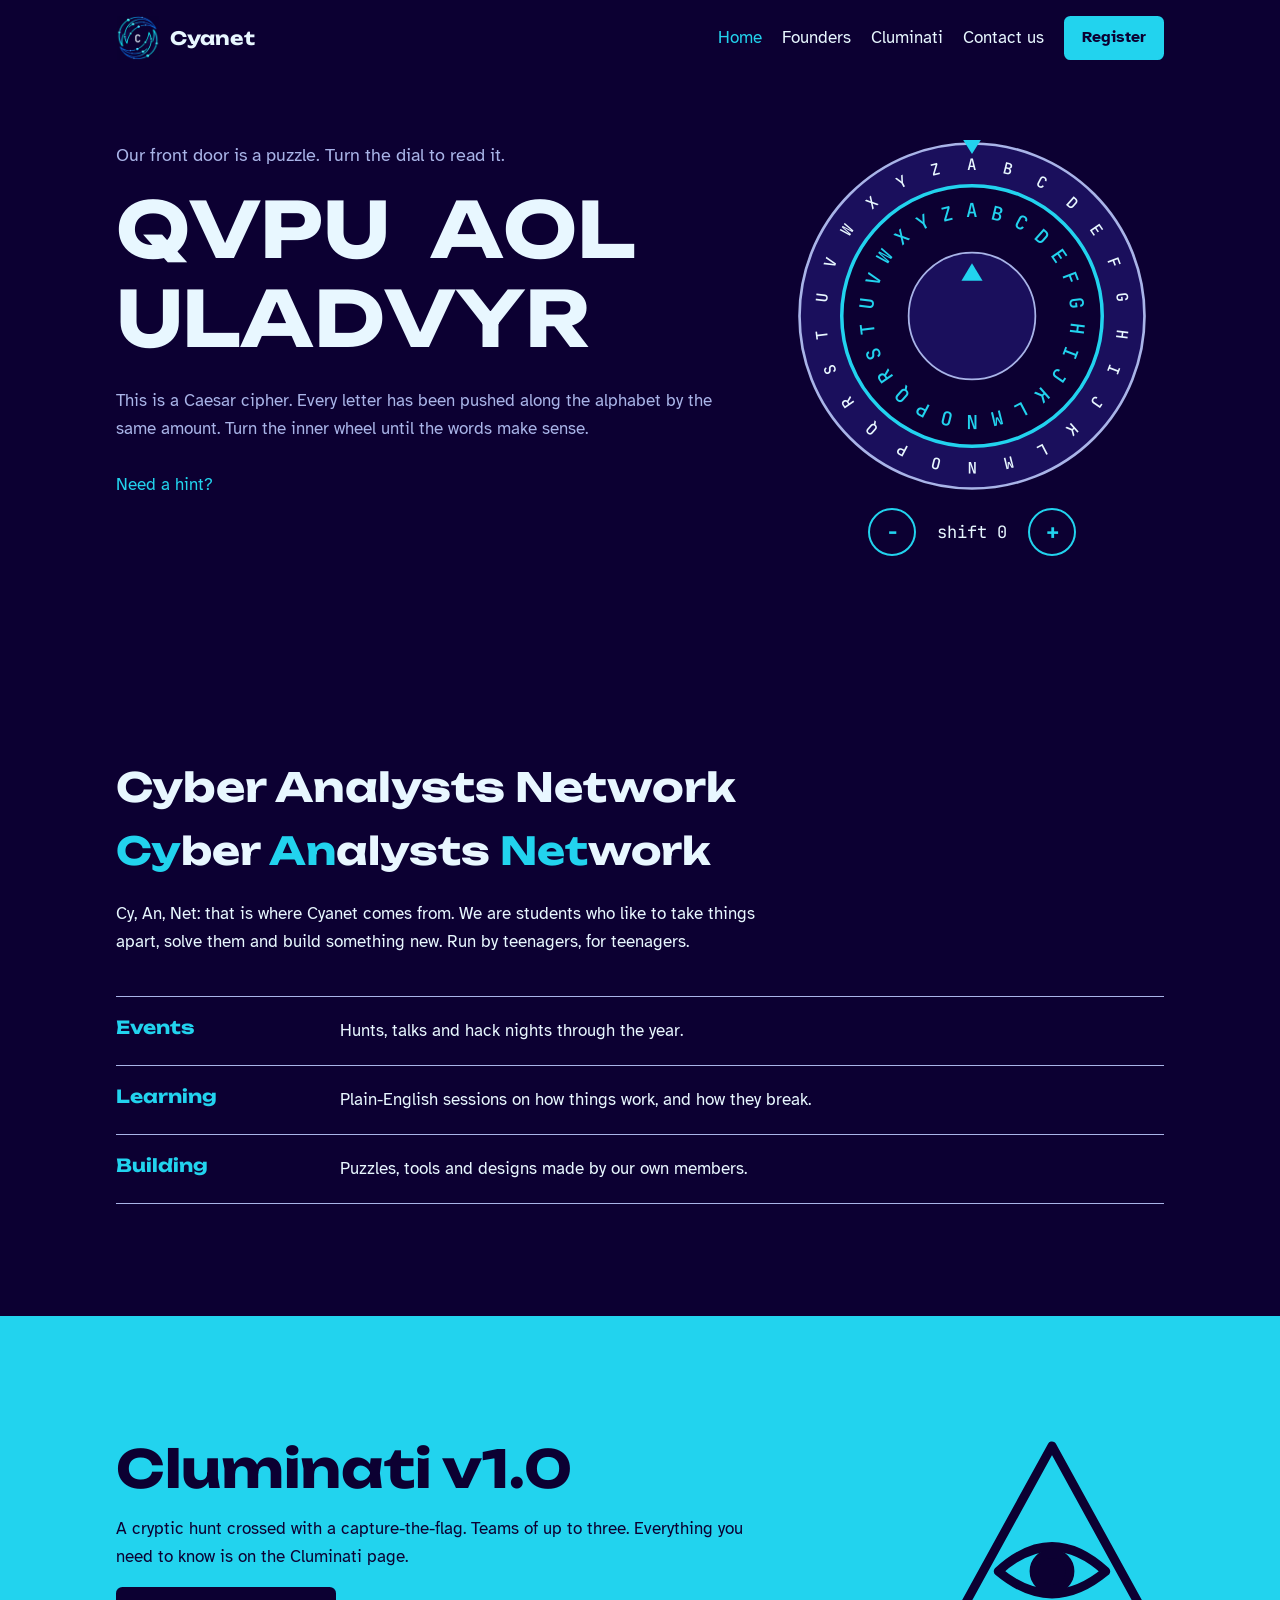
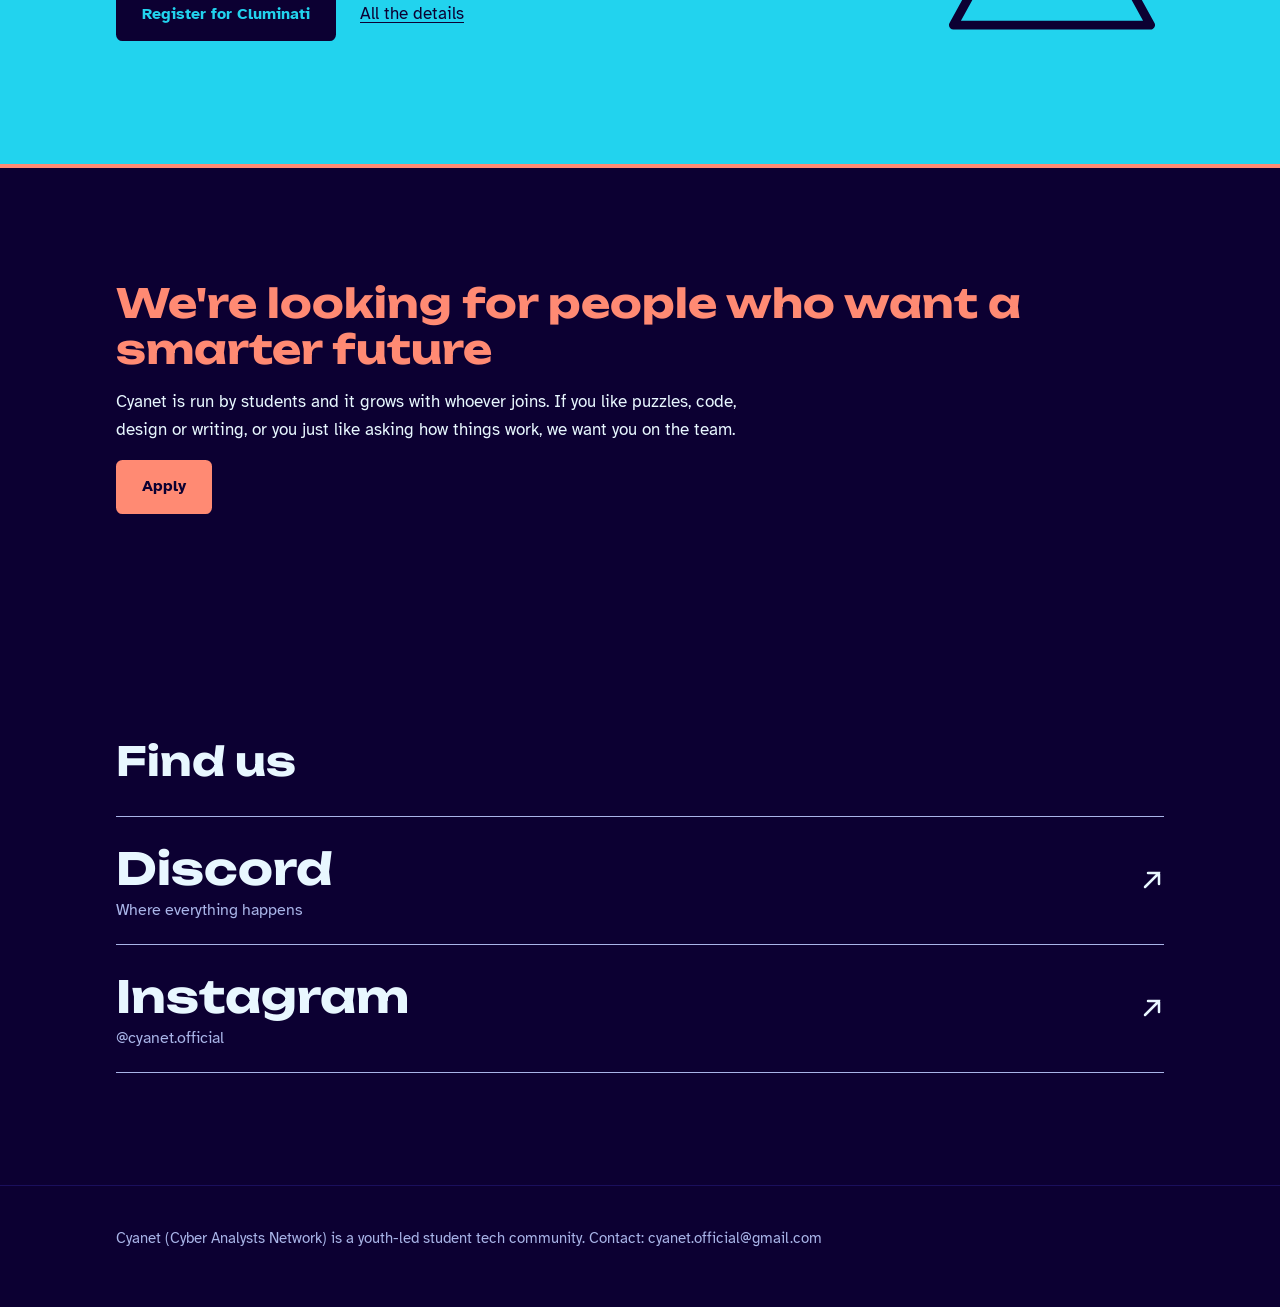
<file: index.html>
<!doctype html><html lang="en"><head><title>Cyanet: Cyber Analysts Network</title><meta name="description" content="A youth-led student tech community for people who like code, security, puzzles and design."><meta charset="utf-8"><meta name="viewport" content="width=device-width,initial-scale=1"><meta name="theme-color" content="#0C0032"><link rel="icon" href="img/favicon.png" type="image/png"><link rel="preconnect" href="https://fonts.googleapis.com"><link rel="preconnect" href="https://fonts.gstatic.com" crossorigin><link rel="stylesheet" href="https://fonts.googleapis.com/css2?family=Atkinson+Hyperlegible:wght@400;700&family=JetBrains+Mono:wght@500&family=Unbounded:wght@700&display=swap"><link rel="canonical" href="https://cyanet.org/"><link rel="stylesheet" href="css/style.css"></head><body>
<a class="skip" href="#main">Skip to content</a>
<header class="site-header"><div class="wrap"><a class="brand" href="index.html"><img src="img/logo.png" alt="" width="44" height="44">Cyanet</a>
<nav class="nav" aria-label="Main"><a href="index.html" aria-current="page">Home</a><a href="founders.html">Founders</a><a href="cluminati.html">Cluminati</a><a href="contact.html">Contact us</a><a class="btn nav-btn" href="register.html">Register</a></nav></div></header>
<main id="main">

<section class="hero" aria-labelledby="cipher-text"><div class="wrap">
<p class="hero-lead">Our front door is a puzzle. Turn the dial to read it.</p>
<h1 id="cipher-text" data-cipher="QVPU AOL ULADVYR" data-plain="JOIN THE NETWORK" data-shift="7">QVPU AOL ULADVYR</h1>
<noscript><p>Join the network. Turn on JavaScript to solve the puzzle, or go straight to <a href="https://discord.gg/86xDNhgKJ">our Discord</a>.</p></noscript>
<div class="puzzle">
 <div>
  <p class="muted">This is a Caesar cipher. Every letter has been pushed along the alphabet by the same amount. Turn the inner wheel until the words make sense.</p>
  <details class="hint"><summary>Need a hint?</summary><p>The shift is the number of days in a week.</p></details>
  <p id="status" class="sr-only" role="status"></p>
  <div id="cta" class="cta" hidden><a class="btn" href="https://discord.gg/86xDNhgKJ">Join our Discord</a></div>
 </div>
 <div class="dial-col">
  <div id="dial" class="dial" role="slider" tabindex="0" aria-label="Cipher shift" aria-valuemin="0" aria-valuemax="25" aria-valuenow="0" aria-valuetext="Shift 0 of 25"></div>
  <div class="dial-ctrl"><button type="button" id="minus" aria-label="Turn dial back one letter">&minus;</button><span class="readout" aria-hidden="true">shift <span id="shiftval">0</span></span><button type="button" id="plus" aria-label="Turn dial forward one letter">+</button></div>
 </div>
</div>
</div></section>

<section class="about" id="about" aria-labelledby="about-h"><div class="wrap">
<h2 id="about-h">Cyber Analysts Network</h2>
<p class="name" aria-label="Cy, An, Net"><mark>Cy</mark>ber <mark>An</mark>alysts <mark>Net</mark>work</p>
<p>Cy, An, Net: that is where Cyanet comes from. We are students who like to take things apart, solve them and build something new. Run by teenagers, for teenagers.</p>
<ul class="areas">
<li><h3>Events</h3><p>Hunts, talks and hack nights through the year.</p></li>
<li><h3>Learning</h3><p>Plain-English sessions on how things work, and how they break.</p></li>
<li><h3>Building</h3><p>Puzzles, tools and designs made by our own members.</p></li>
</ul>
</div></section>

<section class="clum" id="cluminati" aria-labelledby="clum-h"><div class="wrap grid">
<div>
<h2 id="clum-h">Cluminati v1.0</h2>
<p>A cryptic hunt crossed with a capture-the-flag. Teams of up to three. Everything you need to know is on the Cluminati page.</p>
<div class="actions"><a class="btn" href="register.html">Register for Cluminati</a><a href="cluminati.html">All the details</a></div>
</div>
<svg class="emblem" viewBox="0 0 100 100" fill="none" stroke="#0C0032" stroke-width="4" stroke-linejoin="round" stroke-linecap="round" role="img" aria-label="A triangle with an eye inside"><path d="M50 8 94 88H6Z"/><path d="M26 64Q50 42 74 64Q50 84 26 64Z"/><circle cx="50" cy="64" r="8" fill="#0C0032"/></svg>
</div></section>

<section class="hiring" id="hiring" aria-labelledby="hire-h"><div class="wrap">
<h2 id="hire-h">We're looking for people who want a smarter future</h2>
<p>Cyanet is run by students and it grows with whoever joins. If you like puzzles, code, design or writing, or you just like asking how things work, we want you on the team.</p>
<a class="btn" href="mailto:cyanet.official@gmail.com?subject=Joining%20Cyanet">Apply</a>
</div></section>

<section id="find-us" aria-labelledby="find-h"><div class="wrap">
<h2 id="find-h">Find us</h2>
<ul class="rows">
<li><a href="https://discord.gg/86xDNhgKJ"><span>Discord<small>Where everything happens</small></span><svg viewBox="0 0 24 24" fill="none" stroke-width="2.5" stroke-linecap="round" aria-hidden="true"><path d="M5 19 19 5M8 5h11v11"/></svg></a></li>
<li><a href="https://instagram.com/cyanet.official"><span>Instagram<small>@cyanet.official</small></span><svg viewBox="0 0 24 24" fill="none" stroke-width="2.5" stroke-linecap="round" aria-hidden="true"><path d="M5 19 19 5M8 5h11v11"/></svg></a></li>

</ul></div></section>
</main>
<footer><div class="wrap"><p>Cyanet (Cyber Analysts Network) is a youth-led student tech community. Contact: cyanet.official@gmail.com</p></div></footer>
<script src="js/cipher.js"></script></body></html>
</file>
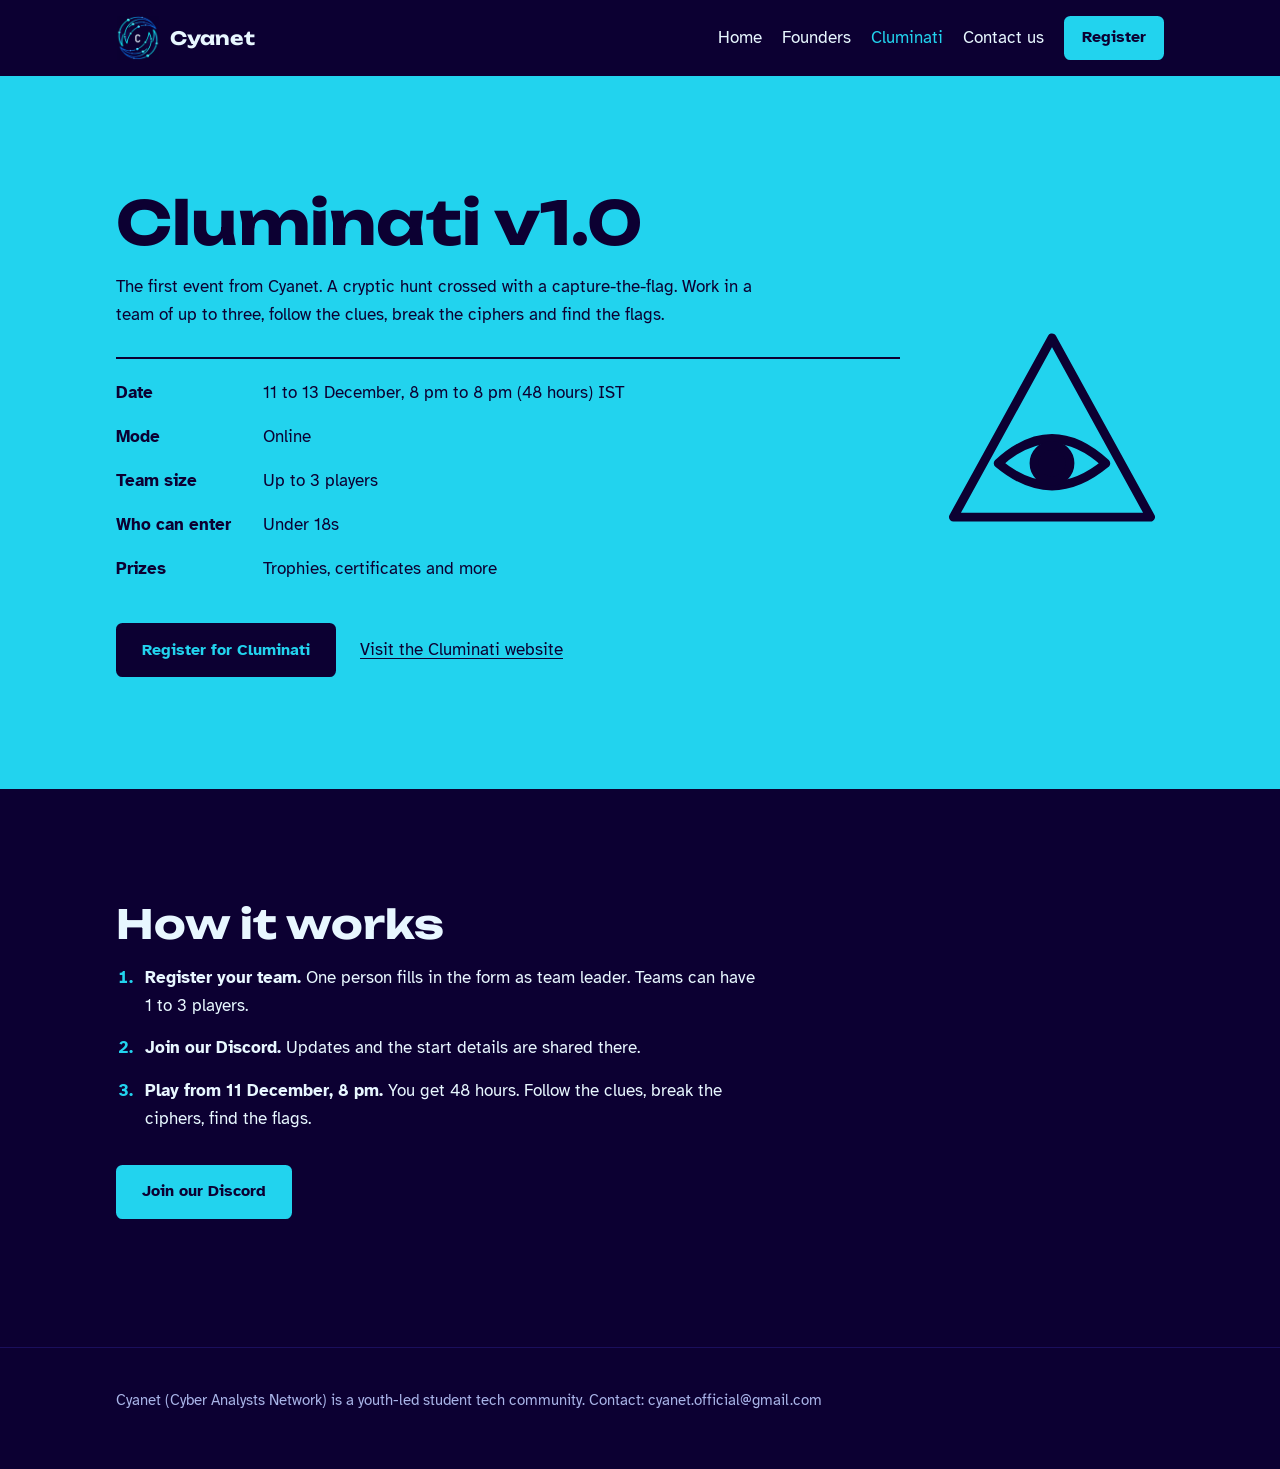
<file: cluminati.html>
<!doctype html><html lang="en"><head><title>Cluminati v1.0 | Cyanet</title><meta name="description" content="Cluminati v1.0: the first Cyanet cryptic hunt and capture-the-flag."><meta charset="utf-8"><meta name="viewport" content="width=device-width,initial-scale=1"><meta name="theme-color" content="#0C0032"><link rel="icon" href="img/favicon.png" type="image/png"><link rel="preconnect" href="https://fonts.googleapis.com"><link rel="preconnect" href="https://fonts.gstatic.com" crossorigin><link rel="stylesheet" href="https://fonts.googleapis.com/css2?family=Atkinson+Hyperlegible:wght@400;700&family=JetBrains+Mono:wght@500&family=Unbounded:wght@700&display=swap"><link rel="canonical" href="https://cyanet.org/cluminati.html"><link rel="stylesheet" href="css/style.css"></head></head><body>
<a class="skip" href="#main">Skip to content</a>
<header class="site-header"><div class="wrap"><a class="brand" href="index.html"><img src="img/logo.png" alt="" width="44" height="44">Cyanet</a>
<nav class="nav" aria-label="Main"><a href="index.html">Home</a><a href="founders.html">Founders</a><a href="cluminati.html" aria-current="page">Cluminati</a><a href="contact.html">Contact us</a><a class="btn nav-btn" href="register.html">Register</a></nav></div></header>
<main id="main">
<section class="clum" aria-labelledby="c-h"><div class="wrap grid"><div>
<h1 id="c-h" style="font-size:clamp(1.9rem,8vw,3.75rem)">Cluminati v1.0</h1>
<p>The first event from Cyanet. A cryptic hunt crossed with a capture-the-flag. Work in a team of up to three, follow the clues, break the ciphers and find the flags.</p>
<dl class="facts"><dt>Date</dt><dd>11 to 13 December, 8 pm to 8 pm (48 hours) IST</dd><dt>Mode</dt><dd>Online</dd><dt>Team size</dt><dd>Up to 3 players</dd><dt>Who can enter</dt><dd>Under 18s</dd><dt>Prizes</dt><dd>Trophies, certificates and more</dd></dl>
<div class="actions"><a class="btn" href="register.html">Register for Cluminati</a><a href="https://cluminati.xyz">Visit the Cluminati website</a></div>
</div>
<svg class="emblem" viewBox="0 0 100 100" fill="none" stroke="#0C0032" stroke-width="4" stroke-linejoin="round" stroke-linecap="round" role="img" aria-label="A triangle with an eye inside"><path d="M50 8 94 88H6Z"/><path d="M26 64Q50 42 74 64Q50 84 26 64Z"/><circle cx="50" cy="64" r="8" fill="#0C0032"/></svg>
</div></section>
<section><div class="wrap"><h2>How it works</h2>
<ol class="steps"><li><strong>Register your team.</strong> One person fills in the form as team leader. Teams can have 1 to 3 players.</li><li><strong>Join our Discord.</strong> Updates and the start details are shared there.</li><li><strong>Play from 11 December, 8 pm.</strong> You get 48 hours. Follow the clues, break the ciphers, find the flags.</li></ol>
<p style="margin-top:2rem"><a class="btn" href="https://discord.gg/86xDNhgKJ">Join our Discord</a></p></div></section></main>
<footer><div class="wrap"><p>Cyanet (Cyber Analysts Network) is a youth-led student tech community. Contact: cyanet.official@gmail.com</p></div></footer></body></html>
</file>
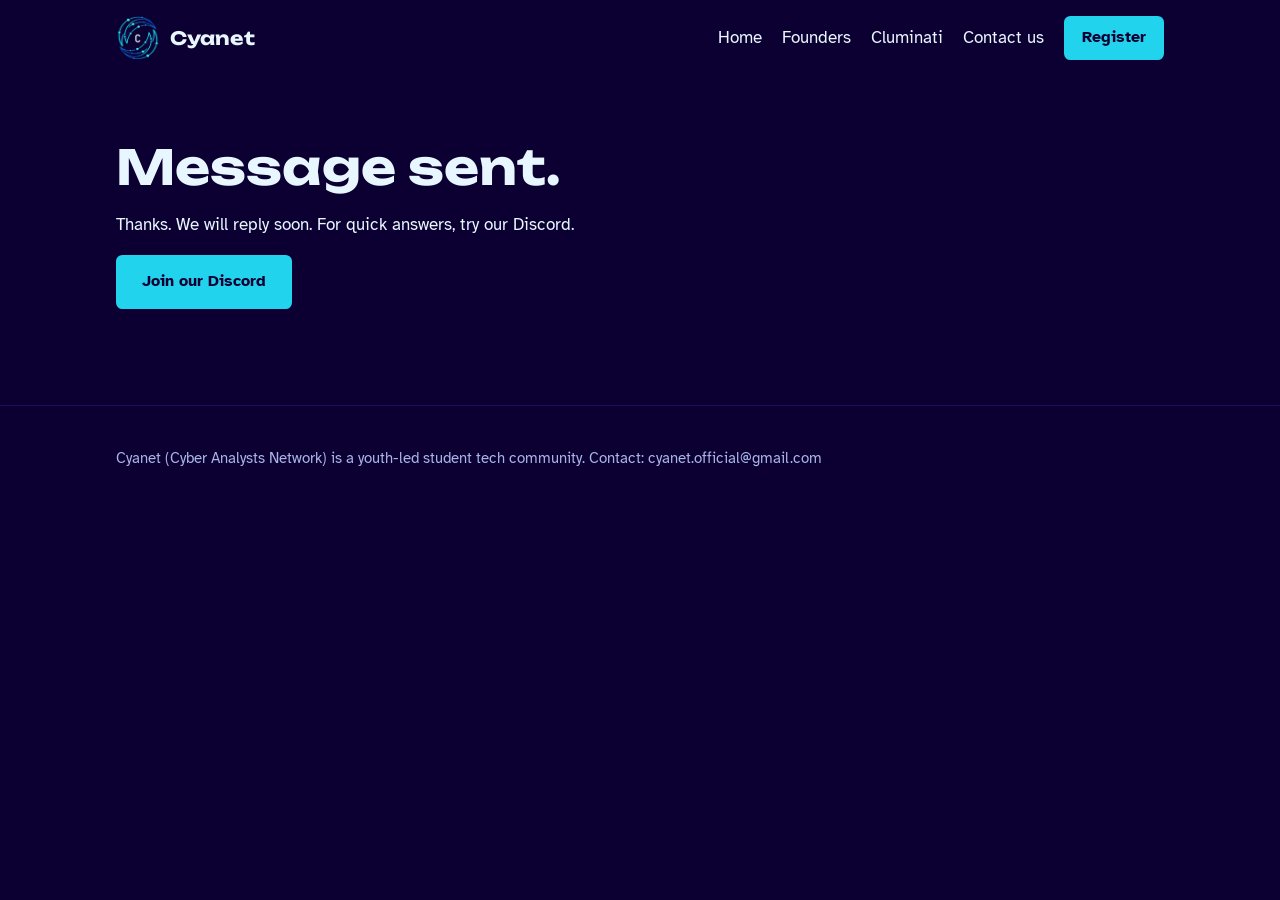
<file: contact-sent.html>
<!doctype html><html lang="en"><head><title>Message sent | Cyanet</title><meta name="description" content="We got your message."><meta charset="utf-8"><meta name="viewport" content="width=device-width,initial-scale=1"><meta name="theme-color" content="#0C0032"><link rel="icon" href="img/favicon.png" type="image/png"><link rel="preconnect" href="https://fonts.googleapis.com"><link rel="preconnect" href="https://fonts.gstatic.com" crossorigin><link rel="stylesheet" href="https://fonts.googleapis.com/css2?family=Atkinson+Hyperlegible:wght@400;700&family=JetBrains+Mono:wght@500&family=Unbounded:wght@700&display=swap"><link rel="canonical" href="https://cyanet.org/contact-sent.html"><link rel="stylesheet" href="css/style.css"></head></head><body>
<a class="skip" href="#main">Skip to content</a>
<header class="site-header"><div class="wrap"><a class="brand" href="index.html"><img src="img/logo.png" alt="" width="44" height="44">Cyanet</a>
<nav class="nav" aria-label="Main"><a href="index.html">Home</a><a href="founders.html">Founders</a><a href="cluminati.html">Cluminati</a><a href="contact.html">Contact us</a><a class="btn nav-btn" href="register.html">Register</a></nav></div></header>
<main id="main"><div class="page"><div class="wrap"><h1>Message sent.</h1><p>Thanks. We will reply soon. For quick answers, try our Discord.</p><p><a class="btn" href="https://discord.gg/86xDNhgKJ">Join our Discord</a></p></div></div></main>
<footer><div class="wrap"><p>Cyanet (Cyber Analysts Network) is a youth-led student tech community. Contact: cyanet.official@gmail.com</p></div></footer></body></html>
</file>
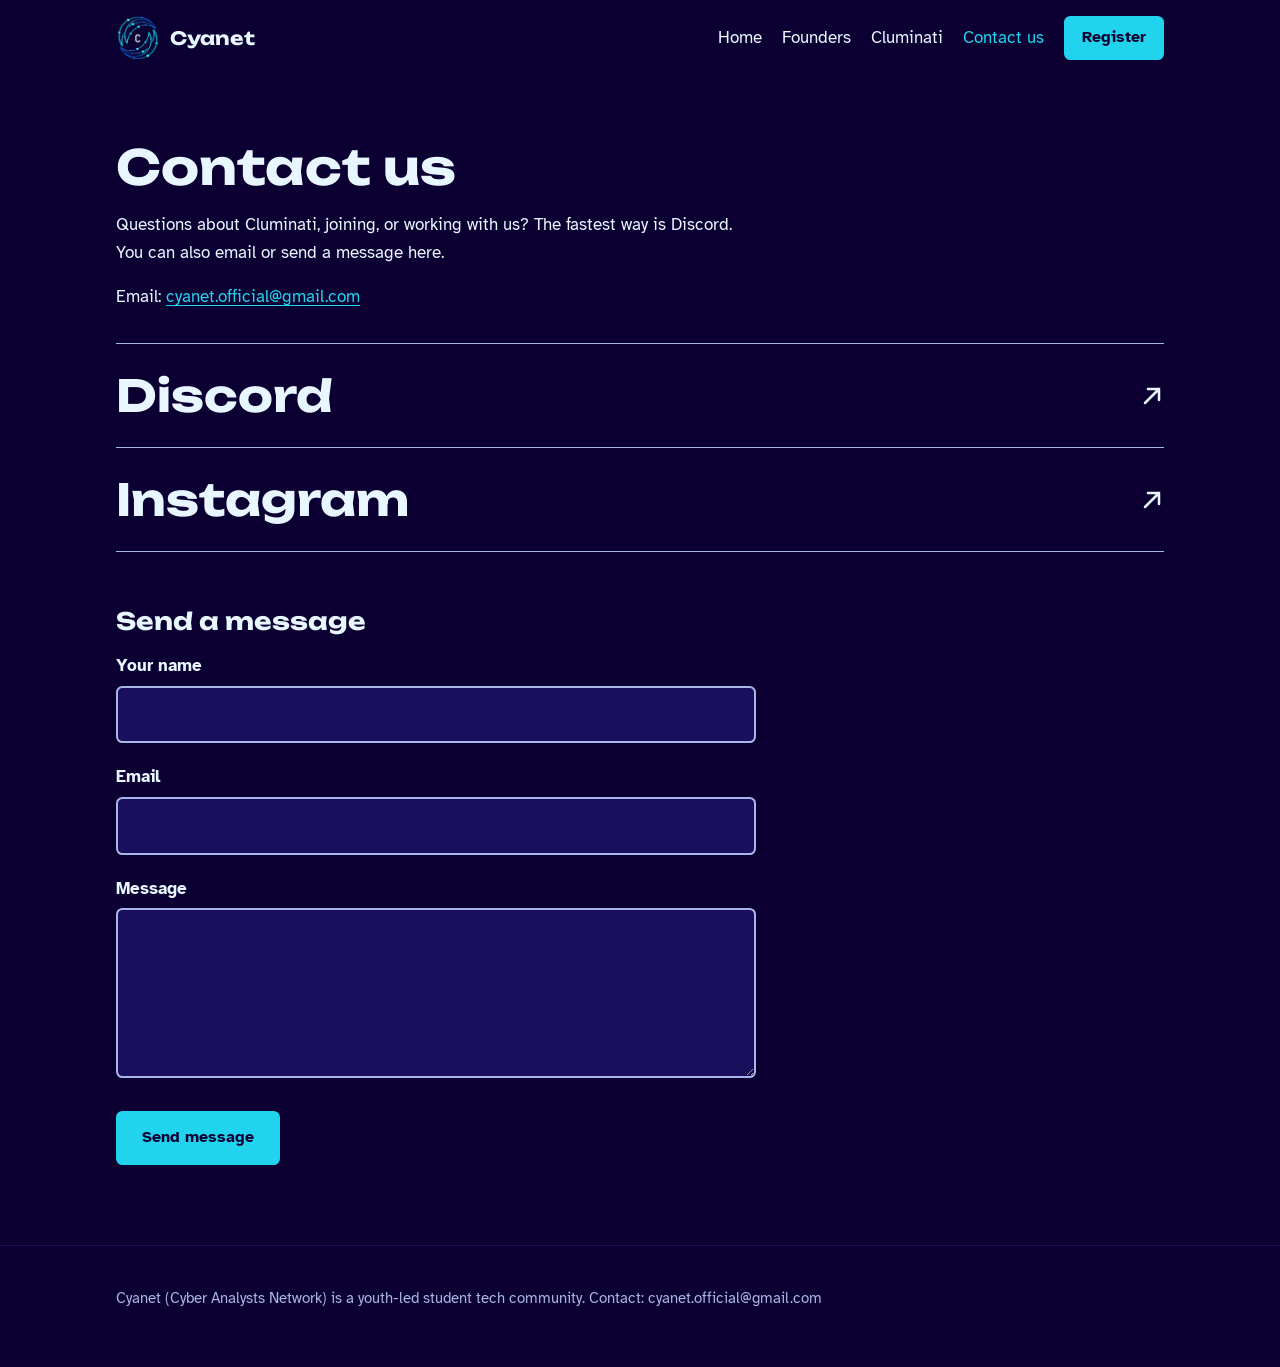
<file: contact.html>
<!doctype html><html lang="en"><head><title>Contact us | Cyanet</title><meta name="description" content="Get in touch with Cyanet."><meta charset="utf-8"><meta name="viewport" content="width=device-width,initial-scale=1"><meta name="theme-color" content="#0C0032"><link rel="icon" href="img/favicon.png" type="image/png"><link rel="preconnect" href="https://fonts.googleapis.com"><link rel="preconnect" href="https://fonts.gstatic.com" crossorigin><link rel="stylesheet" href="https://fonts.googleapis.com/css2?family=Atkinson+Hyperlegible:wght@400;700&family=JetBrains+Mono:wght@500&family=Unbounded:wght@700&display=swap"><link rel="canonical" href="https://cyanet.org/contact.html"><link rel="stylesheet" href="css/style.css"></head></head><body>
<a class="skip" href="#main">Skip to content</a>
<header class="site-header"><div class="wrap"><a class="brand" href="index.html"><img src="img/logo.png" alt="" width="44" height="44">Cyanet</a>
<nav class="nav" aria-label="Main"><a href="index.html">Home</a><a href="founders.html">Founders</a><a href="cluminati.html">Cluminati</a><a href="contact.html" aria-current="page">Contact us</a><a class="btn nav-btn" href="register.html">Register</a></nav></div></header>
<main id="main">
<div class="page"><div class="wrap"><h1>Contact us</h1>
<p>Questions about Cluminati, joining, or working with us? The fastest way is Discord. You can also email or send a message here.</p>
<p>Email: <a href="mailto:cyanet.official@gmail.com">cyanet.official@gmail.com</a></p>
<ul class="rows"><li><a href="https://discord.gg/86xDNhgKJ"><span>Discord</span><svg viewBox="0 0 24 24" fill="none" stroke-width="2.5" stroke-linecap="round" aria-hidden="true"><path d="M5 19 19 5M8 5h11v11"/></svg></a></li><li><a href="https://instagram.com/cyanet.official"><span>Instagram</span><svg viewBox="0 0 24 24" fill="none" stroke-width="2.5" stroke-linecap="round" aria-hidden="true"><path d="M5 19 19 5M8 5h11v11"/></svg></a></li></ul>
<h2 style="margin-top:3.5rem;font-size:1.5rem">Send a message</h2>
<div id="summary" class="summary" role="alert" tabindex="-1" hidden><h2>Please fix these first</h2><ul id="summary-list"></ul></div>
<form id="reg" name="contact" method="POST" action="contact-sent.html" data-netlify="true" data-netlify-honeypot="bot-field" data-netlify-recaptcha="true">
<input type="hidden" name="form-name" value="contact"><p class="hp" aria-hidden="true"><label>Leave this empty <input name="bot-field" tabindex="-1" autocomplete="off"></label></p>
<div class="field"><label for="c-name">Your name</label><input type="text" id="c-name" name="name" required maxlength="80" autocomplete="name" data-msg="Enter your name."><p class="err" id="c-name-err"></p></div>
<div class="field"><label for="c-email">Email</label><input type="email" id="c-email" name="email" required autocomplete="email" data-msg="Enter an email address like name@example.com."><p class="err" id="c-email-err"></p></div>
<div class="field"><label for="c-msg">Message</label><textarea id="c-msg" name="message" rows="5" required maxlength="2000" data-msg="Write a short message."></textarea><p class="err" id="c-msg-err"></p></div>
<div data-netlify-recaptcha="true" style="margin:1.5rem 0"></div><button class="btn" type="submit">Send message</button></form>
</div></div></main>
<footer><div class="wrap"><p>Cyanet (Cyber Analysts Network) is a youth-led student tech community. Contact: cyanet.official@gmail.com</p></div></footer><script src="js/register.js"></script></body></html>
</file>
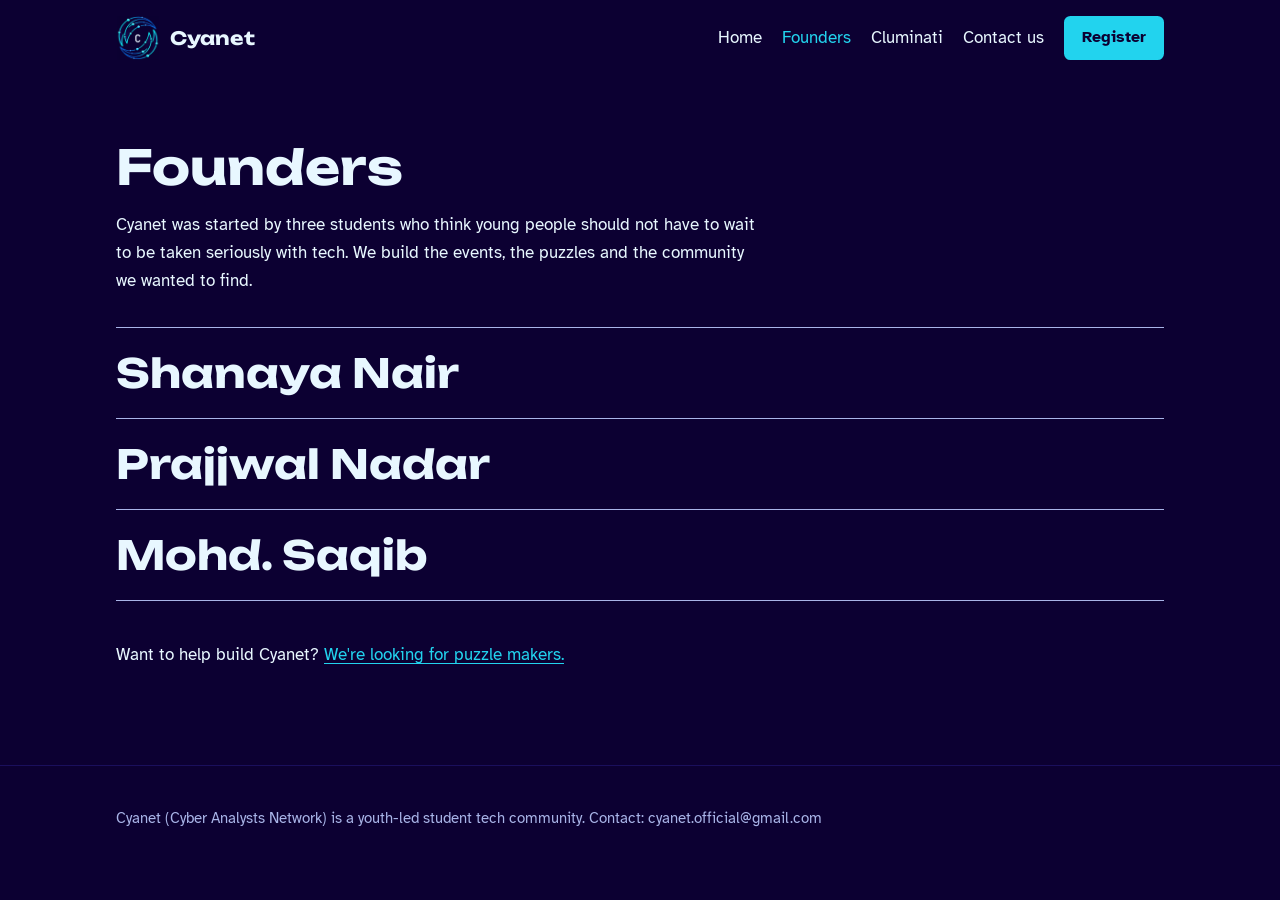
<file: founders.html>
<!doctype html><html lang="en"><head><title>Founders | Cyanet</title><meta name="description" content="Meet the students who started Cyanet."><meta charset="utf-8"><meta name="viewport" content="width=device-width,initial-scale=1"><meta name="theme-color" content="#0C0032"><link rel="icon" href="img/favicon.png" type="image/png"><link rel="preconnect" href="https://fonts.googleapis.com"><link rel="preconnect" href="https://fonts.gstatic.com" crossorigin><link rel="stylesheet" href="https://fonts.googleapis.com/css2?family=Atkinson+Hyperlegible:wght@400;700&family=JetBrains+Mono:wght@500&family=Unbounded:wght@700&display=swap"><link rel="canonical" href="https://cyanet.org/founders.html"><link rel="stylesheet" href="css/style.css"></head></head><body>
<a class="skip" href="#main">Skip to content</a>
<header class="site-header"><div class="wrap"><a class="brand" href="index.html"><img src="img/logo.png" alt="" width="44" height="44">Cyanet</a>
<nav class="nav" aria-label="Main"><a href="index.html">Home</a><a href="founders.html" aria-current="page">Founders</a><a href="cluminati.html">Cluminati</a><a href="contact.html">Contact us</a><a class="btn nav-btn" href="register.html">Register</a></nav></div></header>
<main id="main">
<div class="page"><div class="wrap"><h1>Founders</h1>
<p>Cyanet was started by three students who think young people should not have to wait to be taken seriously with tech. We build the events, the puzzles and the community we wanted to find.</p>
<ul class="rows names"><li><span>Shanaya Nair</span></li><li><span>Prajjwal Nadar</span></li><li><span>Mohd. Saqib</span></li></ul>
<p style="margin-top:2.5rem">Want to help build Cyanet? <a href="index.html#hiring">We're looking for puzzle makers.</a></p>
</div></div></main>
<footer><div class="wrap"><p>Cyanet (Cyber Analysts Network) is a youth-led student tech community. Contact: cyanet.official@gmail.com</p></div></footer></body></html>
</file>
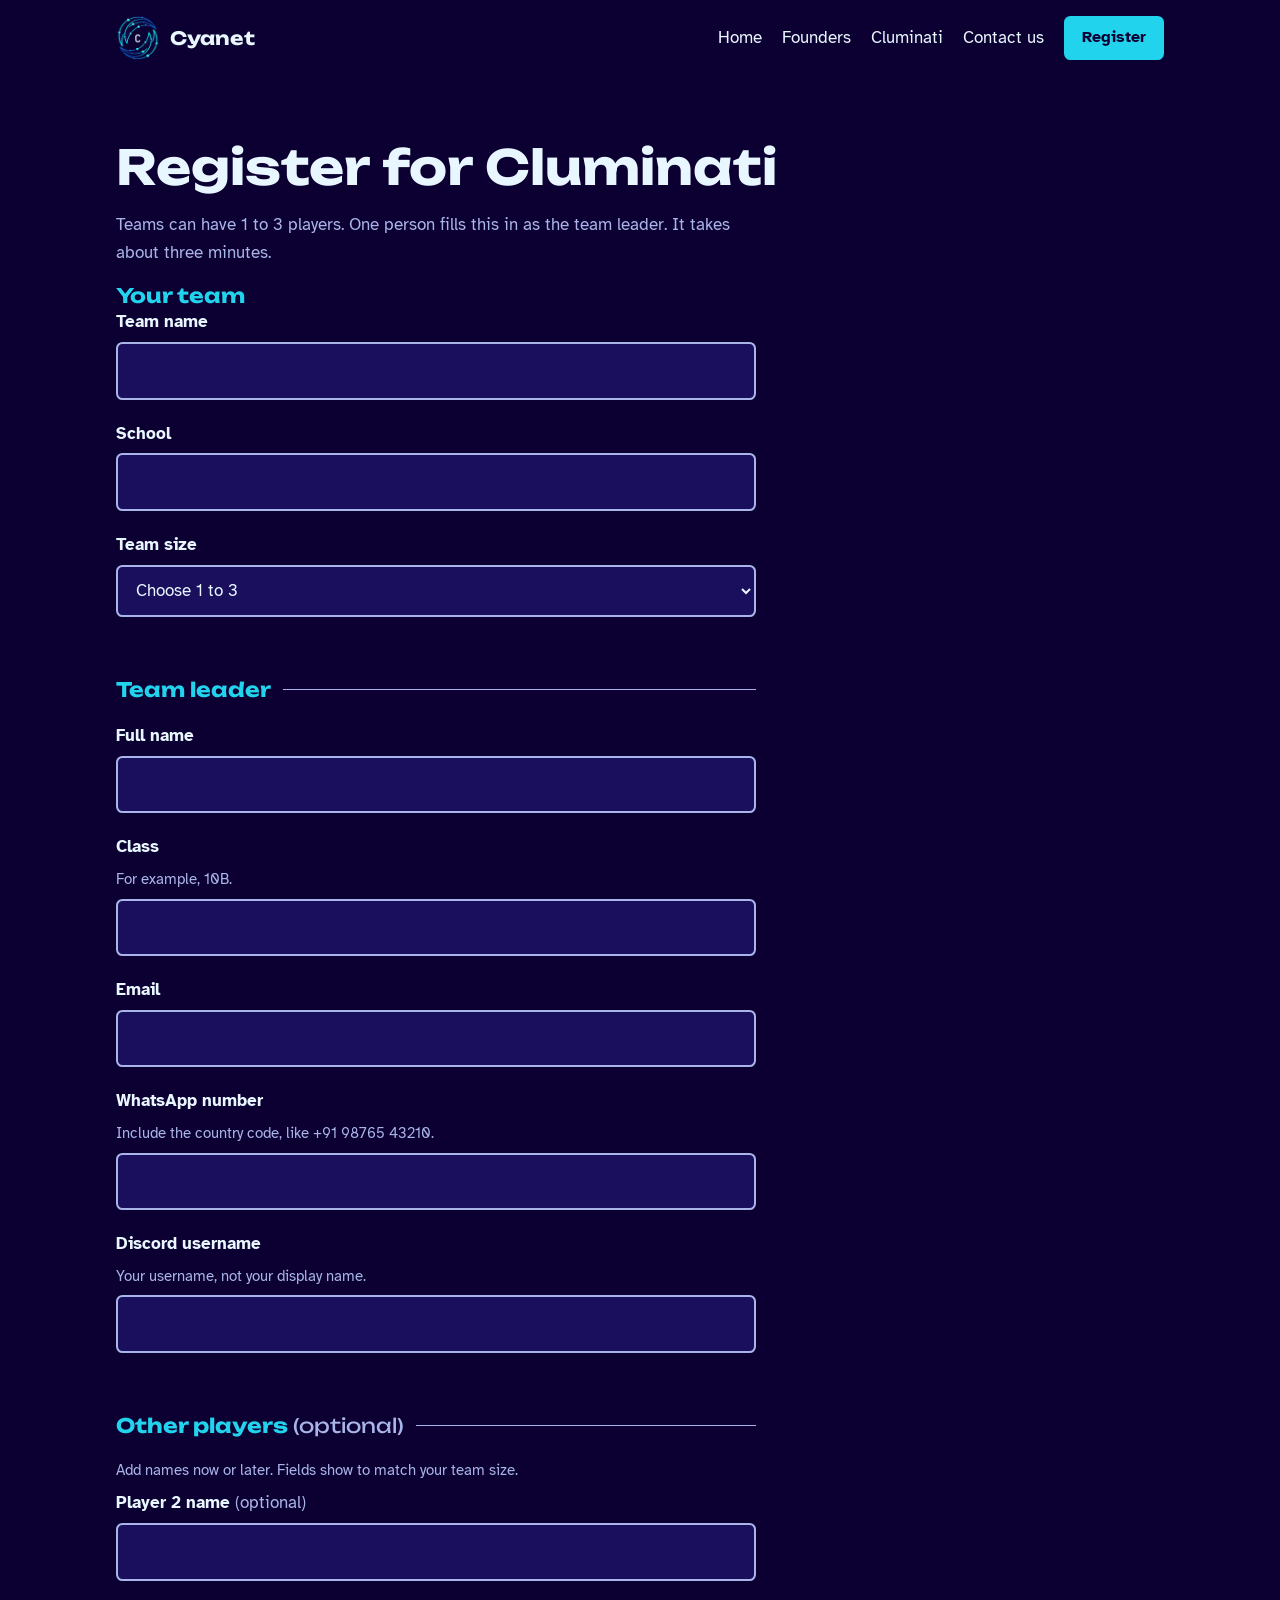
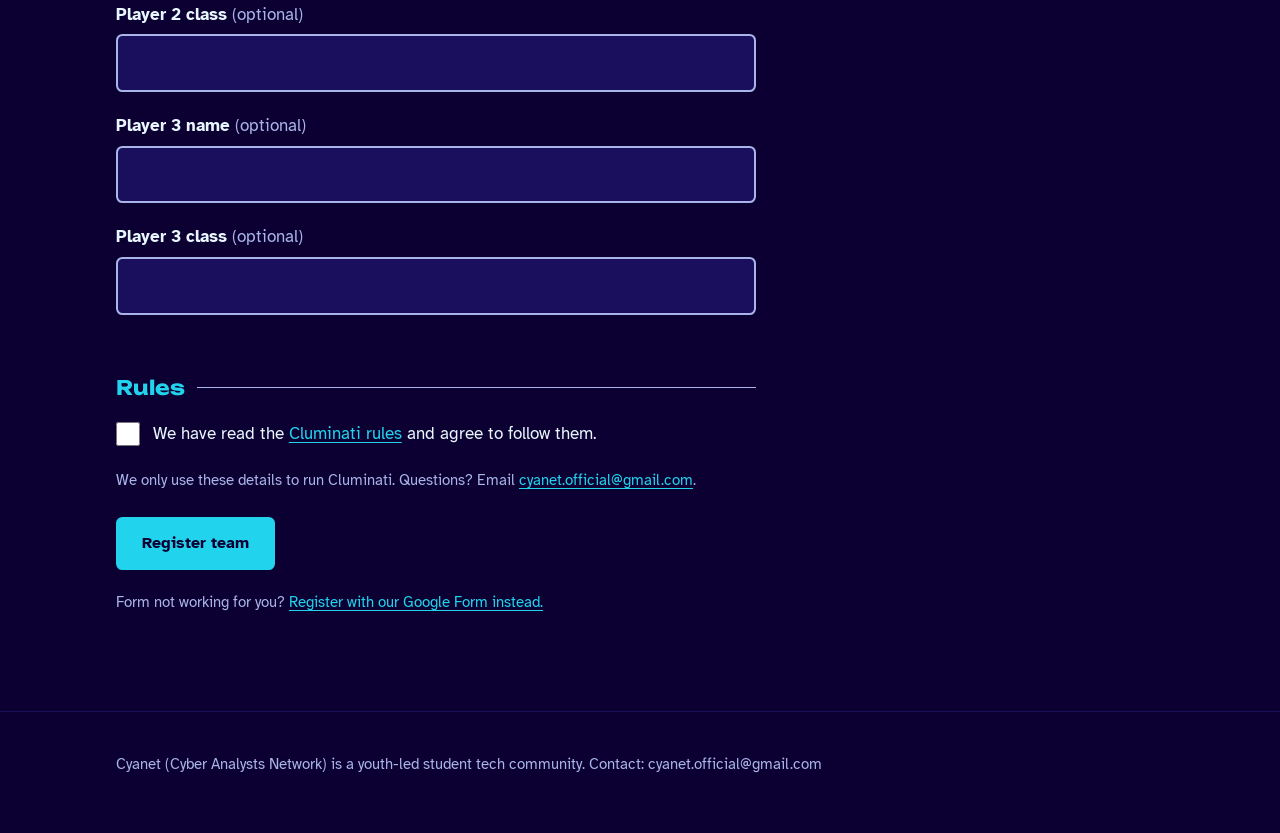
<file: register.html>
<!doctype html><html lang="en"><head><title>Register for Cluminati | Cyanet</title><meta name="description" content="Register your team for Cluminati v1.0."><meta charset="utf-8"><meta name="viewport" content="width=device-width,initial-scale=1"><meta name="theme-color" content="#0C0032"><link rel="icon" href="img/favicon.png" type="image/png"><link rel="preconnect" href="https://fonts.googleapis.com"><link rel="preconnect" href="https://fonts.gstatic.com" crossorigin><link rel="stylesheet" href="https://fonts.googleapis.com/css2?family=Atkinson+Hyperlegible:wght@400;700&family=JetBrains+Mono:wght@500&family=Unbounded:wght@700&display=swap"><link rel="canonical" href="https://cyanet.org/register.html"><link rel="stylesheet" href="css/style.css"></head><body>
<a class="skip" href="#main">Skip to content</a>
<header class="site-header"><div class="wrap"><a class="brand" href="index.html"><img src="img/logo.png" alt="" width="44" height="44">Cyanet</a>
<nav class="nav" aria-label="Main"><a href="index.html">Home</a><a href="founders.html">Founders</a><a href="cluminati.html">Cluminati</a><a href="contact.html">Contact us</a><a class="btn nav-btn" href="register.html">Register</a></nav></div></header>
<main id="main" class="page"><div class="wrap">
<h1>Register for Cluminati</h1>
<p class="muted">Teams can have 1 to 3 players. One person fills this in as the team leader. It takes about three minutes.</p>

<div id="summary" class="summary" role="alert" tabindex="-1" hidden><h2>Please fix these first</h2><ul id="summary-list"></ul></div>

<form id="reg" name="cluminati-registration" method="POST" action="thank-you.html" data-netlify="true" data-netlify-honeypot="bot-field" data-netlify-recaptcha="true">
<input type="hidden" name="form-name" value="cluminati-registration">
<p class="hp" aria-hidden="true"><label>Leave this empty <input name="bot-field" tabindex="-1" autocomplete="off"></label></p>

<fieldset style="border-top:0;margin-top:0;padding-top:0"><legend>Your team</legend>
<div class="field"><label for="team-name">Team name</label><input type="text" id="team-name" name="team-name" required maxlength="60" autocomplete="off" data-msg="Enter a team name."><p class="err" id="team-name-err"></p></div>
<div class="field"><label for="school">School</label><input type="text" id="school" name="school" required maxlength="100" autocomplete="organization" data-msg="Enter your school's name."><p class="err" id="school-err"></p></div>
<div class="field"><label for="team-size">Team size</label><select id="team-size" name="team-size" required data-msg="Choose how many players are in your team."><option value="">Choose 1 to 3</option><option>1</option><option>2</option><option>3</option></select><p class="err" id="team-size-err"></p></div>
</fieldset>

<fieldset><legend>Team leader</legend>
<div class="field"><label for="leader-name">Full name</label><input type="text" id="leader-name" name="leader-name" required maxlength="80" autocomplete="name" data-msg="Enter the leader's full name."><p class="err" id="leader-name-err"></p></div>
<div class="field"><label for="leader-class">Class</label><p class="help" id="leader-class-h">For example, 10B.</p><input type="text" id="leader-class" name="leader-class" required maxlength="20" aria-describedby="leader-class-h" data-msg="Enter the leader's class."><p class="err" id="leader-class-err"></p></div>
<div class="field"><label for="leader-email">Email</label><input type="email" id="leader-email" name="leader-email" required autocomplete="email" data-msg="Enter an email address like name@example.com."><p class="err" id="leader-email-err"></p></div>
<div class="field"><label for="leader-whatsapp">WhatsApp number</label><p class="help" id="wa-h">Include the country code, like +91 98765 43210.</p><input type="tel" id="leader-whatsapp" name="leader-whatsapp" required inputmode="tel" autocomplete="tel" aria-describedby="wa-h" data-msg="Enter a WhatsApp number with 8 to 15 digits, including the country code."><p class="err" id="leader-whatsapp-err"></p></div>
<div class="field"><label for="leader-discord">Discord username</label><p class="help" id="dc-h">Your username, not your display name.</p><input type="text" id="leader-discord" name="leader-discord" required maxlength="32" autocomplete="off" aria-describedby="dc-h" data-msg="Enter your Discord username (2 to 32 characters)."><p class="err" id="leader-discord-err"></p></div>
</fieldset>

<fieldset id="players"><legend>Other players <span class="opt">(optional)</span></legend>
<p class="help">Add names now or later. Fields show to match your team size.</p>
<div class="pl" data-n="2"><div class="field"><label for="p2-name">Player 2 name <span class="opt">(optional)</span></label><input type="text" id="p2-name" name="player2-name" maxlength="80"></div><div class="field"><label for="p2-class">Player 2 class <span class="opt">(optional)</span></label><input type="text" id="p2-class" name="player2-class" maxlength="20"></div></div>
<div class="pl" data-n="3"><div class="field"><label for="p3-name">Player 3 name <span class="opt">(optional)</span></label><input type="text" id="p3-name" name="player3-name" maxlength="80"></div><div class="field"><label for="p3-class">Player 3 class <span class="opt">(optional)</span></label><input type="text" id="p3-class" name="player3-class" maxlength="20"></div></div>
</fieldset>

<fieldset><legend>Rules</legend>
<div class="field"><div class="check"><input type="checkbox" id="rules" name="agree-rules" value="yes" required data-msg="Tick the box to say you agree to the rules."><label for="rules">We have read the <a href="rules.html">Cluminati rules</a> and agree to follow them.</label></div><p class="err" id="rules-err"></p></div>
<p class="note">We only use these details to run Cluminati. Questions? Email <a href="mailto:cyanet.official@gmail.com">cyanet.official@gmail.com</a>.</p>
<div data-netlify-recaptcha="true" style="margin:1.5rem 0"></div>
<button class="btn" type="submit">Register team</button>
<p class="note" style="margin-top:1.25rem">Form not working for you? <a href="https://forms.gle/ZsAYGsfenrPXU1bo9">Register with our Google Form instead.</a></p>
</fieldset>
</form>
</div></main>
<footer><div class="wrap"><p>Cyanet (Cyber Analysts Network) is a youth-led student tech community. Contact: cyanet.official@gmail.com</p></div></footer>
<script src="js/google-form.js"></script><script src="js/register.js"></script></body></html>
</file>
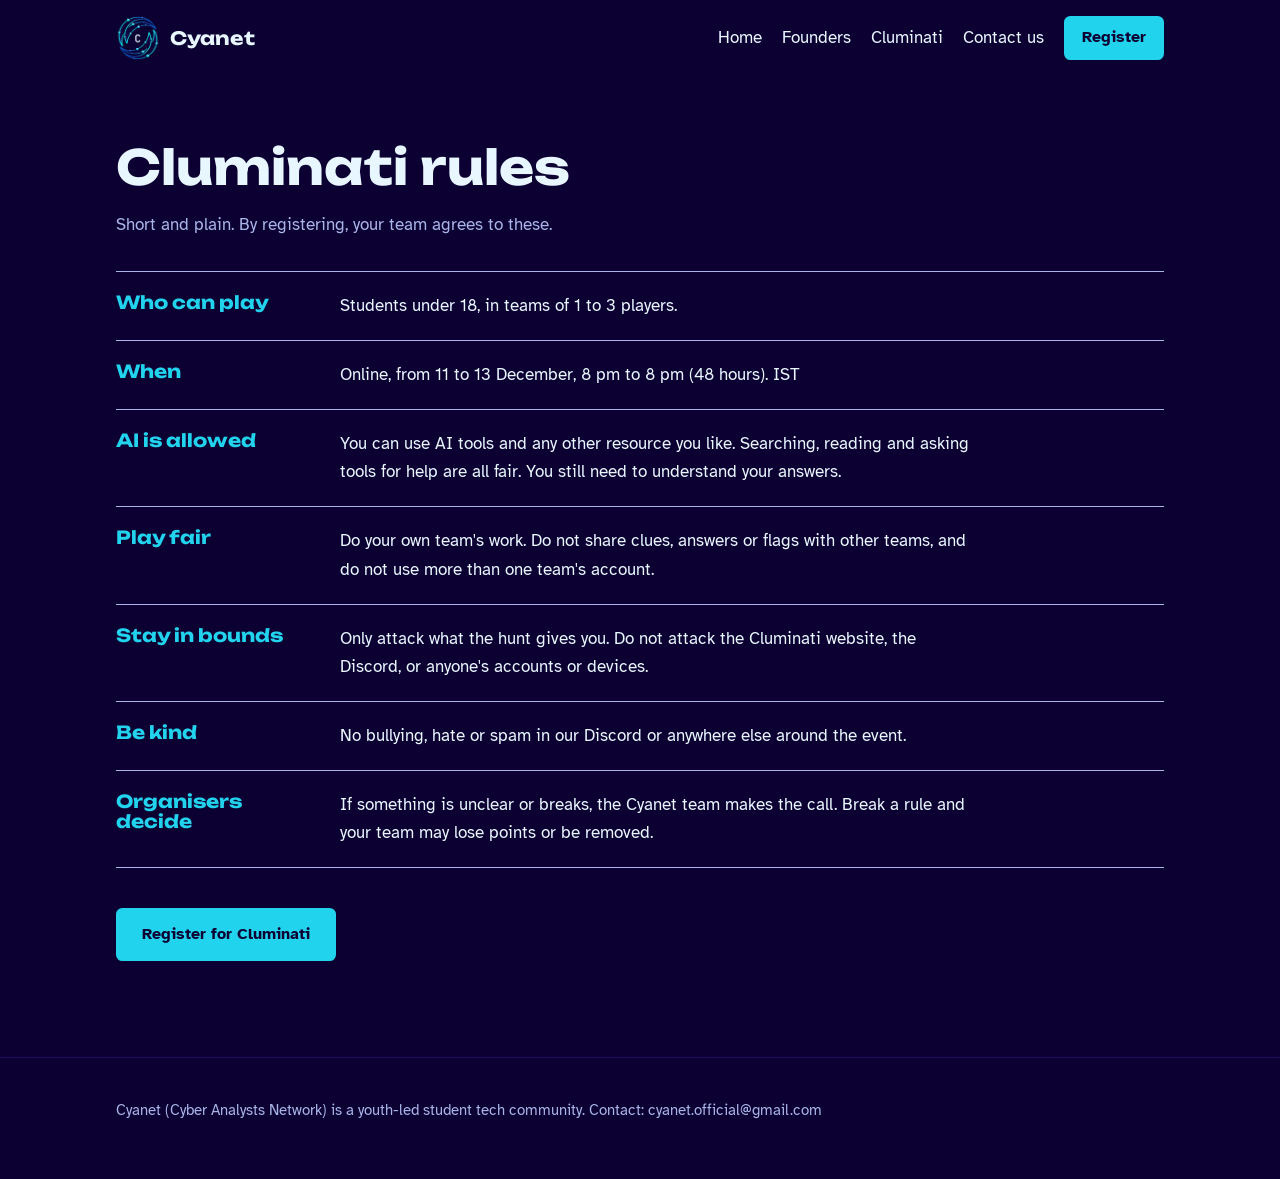
<file: rules.html>
<!doctype html><html lang="en"><head><title>Cluminati rules | Cyanet</title><meta name="description" content="The rules for Cluminati v1.0."><meta charset="utf-8"><meta name="viewport" content="width=device-width,initial-scale=1"><meta name="theme-color" content="#0C0032"><link rel="icon" href="img/favicon.png" type="image/png"><link rel="preconnect" href="https://fonts.googleapis.com"><link rel="preconnect" href="https://fonts.gstatic.com" crossorigin><link rel="stylesheet" href="https://fonts.googleapis.com/css2?family=Atkinson+Hyperlegible:wght@400;700&family=JetBrains+Mono:wght@500&family=Unbounded:wght@700&display=swap"><link rel="canonical" href="https://cyanet.org/rules.html"><link rel="stylesheet" href="css/style.css"></head><body>
<a class="skip" href="#main">Skip to content</a>
<header class="site-header"><div class="wrap"><a class="brand" href="index.html"><img src="img/logo.png" alt="" width="44" height="44">Cyanet</a>
<nav class="nav" aria-label="Main"><a href="index.html">Home</a><a href="founders.html">Founders</a><a href="cluminati.html">Cluminati</a><a href="contact.html">Contact us</a><a class="btn nav-btn" href="register.html">Register</a></nav></div></header>
<main id="main" class="page"><div class="wrap">
<h1>Cluminati rules</h1>
<p class="muted">Short and plain. By registering, your team agrees to these.</p>
<ul class="areas" style="margin-top:2rem">
<li><h3>Who can play</h3><p>Students under 18, in teams of 1 to 3 players.</p></li>
<li><h3>When</h3><p>Online, from 11 to 13 December, 8 pm to 8 pm (48 hours). IST</p></li>
<li><h3>AI is allowed</h3><p>You can use AI tools and any other resource you like. Searching, reading and asking tools for help are all fair. You still need to understand your answers.</p></li>
<li><h3>Play fair</h3><p>Do your own team's work. Do not share clues, answers or flags with other teams, and do not use more than one team's account.</p></li>
<li><h3>Stay in bounds</h3><p>Only attack what the hunt gives you. Do not attack the Cluminati website, the Discord, or anyone's accounts or devices.</p></li>
<li><h3>Be kind</h3><p>No bullying, hate or spam in our Discord or anywhere else around the event.</p></li>
<li><h3>Organisers decide</h3><p>If something is unclear or breaks, the Cyanet team makes the call. Break a rule and your team may lose points or be removed.</p></li>
</ul>
<p style="margin-top:2.5rem"><a class="btn" href="register.html">Register for Cluminati</a></p>
</div></main>
<footer><div class="wrap"><p>Cyanet (Cyber Analysts Network) is a youth-led student tech community. Contact: cyanet.official@gmail.com</p></div></footer>
</body></html>
</file>
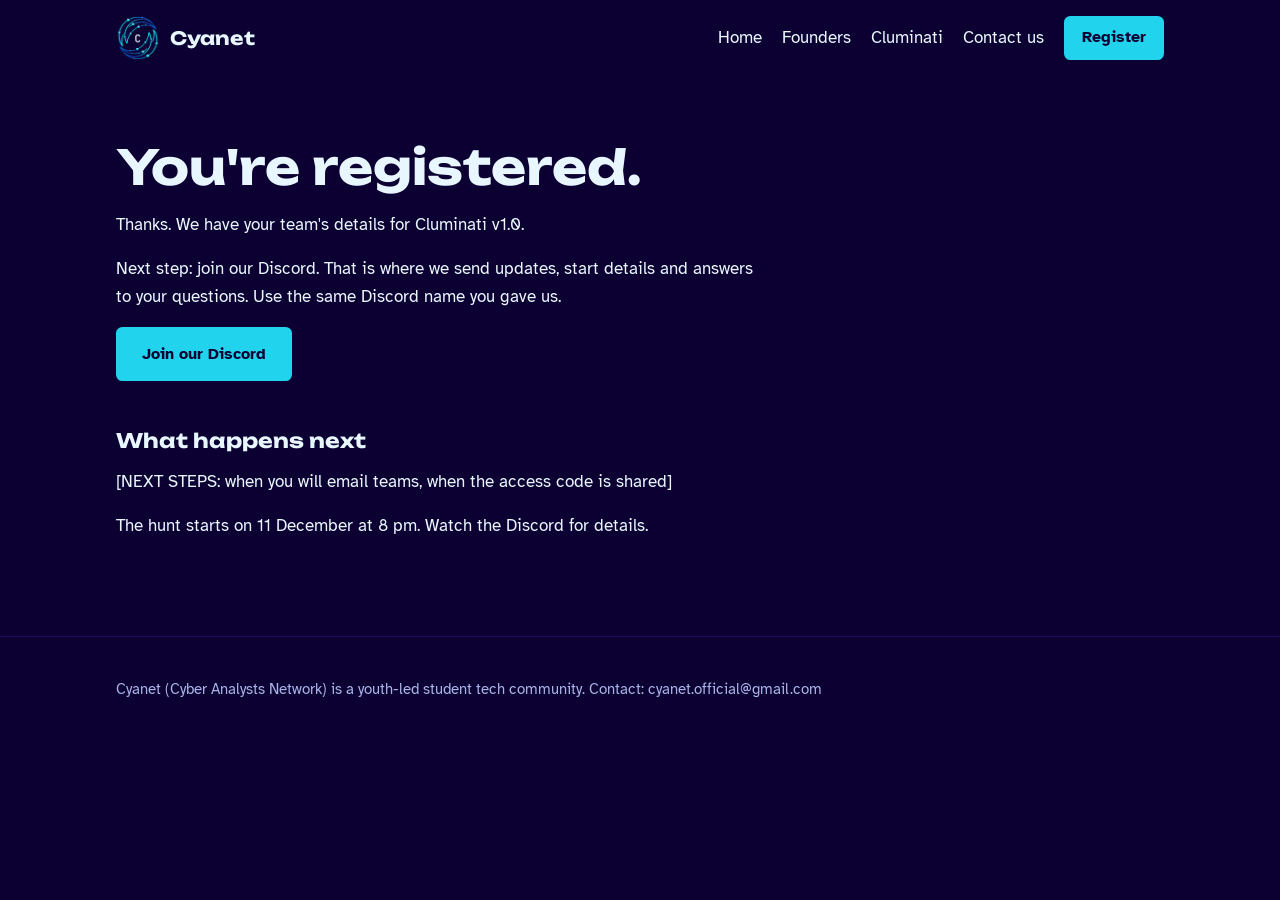
<file: thank-you.html>
<!doctype html><html lang="en"><head><title>You're registered | Cyanet</title><meta name="robots" content="noindex"><meta charset="utf-8"><meta name="viewport" content="width=device-width,initial-scale=1"><meta name="theme-color" content="#0C0032"><link rel="icon" href="img/favicon.png" type="image/png"><link rel="preconnect" href="https://fonts.googleapis.com"><link rel="preconnect" href="https://fonts.gstatic.com" crossorigin><link rel="stylesheet" href="https://fonts.googleapis.com/css2?family=Atkinson+Hyperlegible:wght@400;700&family=JetBrains+Mono:wght@500&family=Unbounded:wght@700&display=swap"><link rel="canonical" href="https://cyanet.org/thank-you.html"><link rel="stylesheet" href="css/style.css"></head><body>
<a class="skip" href="#main">Skip to content</a>
<header class="site-header"><div class="wrap"><a class="brand" href="index.html"><img src="img/logo.png" alt="" width="44" height="44">Cyanet</a>
<nav class="nav" aria-label="Main"><a href="index.html">Home</a><a href="founders.html">Founders</a><a href="cluminati.html">Cluminati</a><a href="contact.html">Contact us</a><a class="btn nav-btn" href="register.html">Register</a></nav></div></header>
<main id="main" class="page"><div class="wrap">
<h1>You're registered.</h1>
<p>Thanks. We have your team's details for Cluminati v1.0.</p>
<p>Next step: join our Discord. That is where we send updates, start details and answers to your questions. Use the same Discord name you gave us.</p>
<p><a class="btn" href="https://discord.gg/86xDNhgKJ">Join our Discord</a></p>
<h2 style="margin-top:3rem;font-size:1.25rem">What happens next</h2>
<p>[NEXT STEPS: when you will email teams, when the access code is shared]</p>
<p>The hunt starts on 11 December at 8 pm. Watch the Discord for details.</p>
</div></main>
<footer><div class="wrap"><p>Cyanet (Cyber Analysts Network) is a youth-led student tech community. Contact: cyanet.official@gmail.com</p></div></footer></body></html>
</file>
<file: css/style.css>
:root{--night:#0C0032;--cyan:#22D3EE;--ice:#E8F7FF;--peri:#A9B4E8;--raised:#1A0F5C;--coral:#FF8A73;
--head:'Unbounded',system-ui,sans-serif;--body:'Atkinson Hyperlegible',system-ui,sans-serif;--mono:'JetBrains Mono',ui-monospace,monospace;
--wrap:68rem;--gut:1.25rem}
*,*::before,*::after{box-sizing:border-box}
html{scroll-behavior:smooth}
@media (prefers-reduced-motion:reduce){html{scroll-behavior:auto}*,*::before,*::after{animation:none!important;transition:none!important}}
body{margin:0;background:var(--night);color:var(--ice);font:1.0625rem/1.65 var(--body);-webkit-text-size-adjust:100%}
img,svg{max-width:100%;display:block}
h1,h2,h3{font-family:var(--head);font-weight:700;line-height:1.15;margin:0 0 1rem;overflow-wrap:anywhere}
h2{font-size:clamp(1.5rem,5.5vw,2.5rem)}
h3{font-size:1.125rem}
p{margin:0 0 1rem;max-width:40rem}
a{color:var(--cyan);text-underline-offset:.2em}
a:hover{color:var(--ice)}
:focus-visible{outline:3px solid var(--cyan);outline-offset:3px}
.wrap{max-width:var(--wrap);margin:0 auto;padding-inline:var(--gut)}
section{padding-block:clamp(3.5rem,9vw,7rem)}
.muted{color:var(--peri)}
.sr-only{position:absolute;width:1px;height:1px;overflow:hidden;clip:rect(0 0 0 0);white-space:nowrap}
.skip{position:absolute;left:1rem;top:-4rem;background:var(--cyan);color:var(--night);padding:.6rem 1rem;z-index:10;font-weight:700}
.skip:focus{top:1rem}
.ph{font-family:var(--mono);font-size:.9em}

/* buttons */
.btn{display:inline-block;font:700 1rem/1.2 var(--body);padding:.95rem 1.5rem;border:2px solid var(--cyan);background:var(--cyan);color:var(--night);text-decoration:none;border-radius:.4rem;cursor:pointer;min-height:48px}
.btn:hover{background:var(--ice);border-color:var(--ice);color:var(--night)}
.btn.ghost{background:transparent;color:var(--cyan)}
.btn.ghost:hover{background:var(--cyan);color:var(--night)}

/* header */
.site-header{padding-block:1rem}
.site-header .wrap{display:flex;flex-wrap:wrap;align-items:center;justify-content:space-between;gap:.75rem 1.5rem}
.brand{display:flex;align-items:center;gap:.6rem;color:var(--ice);text-decoration:none;font:700 1.15rem var(--head)}
.brand img{width:44px;height:44px}
.nav{display:flex;flex-wrap:wrap;gap:.25rem 1.25rem;align-items:center}
.nav a{color:var(--ice);text-decoration:none;padding:.5rem 0;min-height:44px;display:inline-flex;align-items:center}
.nav a:hover{color:var(--cyan);text-decoration:underline}
.nav a[aria-current]{color:var(--cyan)}

/* hero */
.hero{padding-block:clamp(2rem,6vw,4rem) clamp(3.5rem,9vw,6rem)}
.hero h1{font-size:clamp(2rem,9.2vw,5.75rem);letter-spacing:-.01em;margin-bottom:1.5rem;color:var(--ice)}
.hero h1.solved{color:var(--cyan)}
.hero h1 .w{display:inline-block;white-space:nowrap;margin-right:.3em}
.hero h1 .l{display:inline-block}
.hero h1 .l.tick{animation:tick .22s ease-out}
@keyframes tick{from{transform:translateY(-.14em);opacity:.35}to{transform:none;opacity:1}}
.hero-lead{font-size:1.15rem;color:var(--peri)}
.puzzle{display:grid;gap:2rem;align-items:center;margin-top:2rem}
@media(min-width:56rem){.puzzle{grid-template-columns:1fr minmax(0,26rem);gap:4rem}.puzzle .dial-col{order:2}}
.dial{width:min(100%,22rem);margin:0 auto;border-radius:50%;touch-action:none;cursor:grab;user-select:none;-webkit-user-select:none}
.dial:active{cursor:grabbing}
.dial svg{width:100%;height:auto;overflow:visible}
.dial .inner{transition:transform .15s ease-out}
.dial text{font-family:var(--mono);font-weight:500;text-anchor:middle;dominant-baseline:central}
.dial-ctrl{display:flex;align-items:center;justify-content:center;gap:1rem;margin-top:1rem;font-family:var(--mono)}
.dial-ctrl button{width:48px;height:48px;border-radius:50%;border:2px solid var(--cyan);background:transparent;color:var(--cyan);font:700 1.4rem var(--mono);cursor:pointer}
.dial-ctrl button:hover{background:var(--cyan);color:var(--night)}
.readout{min-width:8ch;text-align:center}
.hint{margin-top:1.25rem;color:var(--peri)}
.hint summary{cursor:pointer;color:var(--cyan);min-height:44px;display:flex;align-items:center}
.cta{margin-top:1.5rem}

/* about */
.about .name{font:700 clamp(1.4rem,5vw,2.4rem)/1.3 var(--head);margin:0 0 1.5rem;overflow-wrap:anywhere}
.about .name mark{background:none;color:var(--cyan)}
.areas{margin:2.5rem 0 0;padding:0;list-style:none;border-top:1px solid var(--peri)}
.areas li{display:grid;gap:.25rem 2rem;padding:1.25rem 0;border-bottom:1px solid var(--peri)}
@media(min-width:44rem){.areas li{grid-template-columns:12rem 1fr}}
.areas h3{margin:0;color:var(--cyan)}
.areas p{margin:0;color:var(--ice)}

/* cluminati */
.clum{background:var(--cyan);color:var(--night)}
.clum :focus-visible{outline-color:var(--night)}
.clum a{color:var(--night)}
.clum a:hover{color:var(--night);text-decoration-thickness:3px}
.clum .grid{display:grid;gap:2.5rem;align-items:center}
@media(min-width:48rem){.clum .grid{grid-template-columns:1fr 14rem}}
.emblem{width:min(11rem,50%);justify-self:start}
@media(min-width:48rem){.emblem{width:100%;justify-self:end}}
.clum h2{font-size:clamp(1.75rem,7vw,3.25rem)}
.facts{display:grid;gap:.25rem 2rem;margin:1.75rem 0;border-top:2px solid var(--night);padding-top:1.25rem}
@media(min-width:36rem){.facts{grid-template-columns:auto 1fr}}
.facts dt{font-weight:700}
.facts dd{margin:0 0 .75rem}
.clum .btn{background:var(--night);border-color:var(--night);color:var(--cyan)}
.clum .btn:hover{background:var(--raised);border-color:var(--raised);color:var(--ice)}
.clum .actions{display:flex;flex-wrap:wrap;gap:1rem 1.5rem;align-items:center}

/* brochure */
.strip{display:flex;gap:1.25rem;overflow-x:auto;scroll-snap-type:x mandatory;padding:0 var(--gut) 1rem;margin:2rem 0 0;list-style:none;scrollbar-color:var(--cyan) var(--raised)}
.strip li{flex:0 0 min(72vw,18rem);scroll-snap-align:center}
.strip img{width:100%;height:auto;aspect-ratio:5/7;object-fit:cover;background:var(--raised)}
.strip-note{padding-inline:var(--gut);max-width:var(--wrap);margin:.5rem auto 0}

/* hiring */
.hiring{border-top:4px solid var(--coral)}
.hiring h2{color:var(--coral)}
.hiring .btn{background:var(--coral);border-color:var(--coral);color:var(--night)}
.hiring .btn:hover{background:var(--ice);border-color:var(--ice)}
.hiring :focus-visible{outline-color:var(--coral)}

/* find us */
.rows{list-style:none;margin:2rem 0 0;padding:0;border-top:1px solid var(--peri)}
.rows a{display:flex;justify-content:space-between;align-items:center;gap:1rem;padding:1.5rem 0;border-bottom:1px solid var(--peri);color:var(--ice);text-decoration:none;font:700 clamp(1.4rem,6vw,2.75rem) var(--head)}
.rows a:hover{color:var(--cyan)}
.rows svg{flex:none;width:1.5rem;height:1.5rem;stroke:currentColor}
.rows small{display:block;font:400 1rem var(--body);color:var(--peri);margin-top:.25rem}

footer{padding-block:2.5rem;color:var(--peri);font-size:.95rem;border-top:1px solid var(--raised)}
footer p{max-width:none}

/* forms */
.page{padding-block:clamp(2rem,6vw,4rem) 5rem}
.page h1{font-size:clamp(1.75rem,7vw,3rem)}
form{max-width:40rem}
fieldset{border:0;border-top:1px solid var(--peri);margin:2.5rem 0 0;padding:1.25rem 0 0}
legend{font:700 1.25rem var(--head);padding:0 .75rem 0 0;color:var(--cyan)}
.field{margin:0 0 1.25rem}
label,.lbl{display:block;font-weight:700;margin-bottom:.35rem}
.opt{font-weight:400;color:var(--peri)}
.help{color:var(--peri);font-size:.95rem;margin:0 0 .4rem}
input[type=text],input[type=email],input[type=tel],select{width:100%;font:inherit;color:var(--ice);background:var(--raised);border:2px solid var(--peri);border-radius:.4rem;padding:.8rem .9rem;min-height:48px}
select{appearance:auto}
input:focus-visible,select:focus-visible{outline:3px solid var(--cyan);outline-offset:2px;border-color:var(--cyan)}
.check{display:flex;gap:.8rem;align-items:flex-start}
.check input{width:1.5rem;height:1.5rem;margin:.15rem 0 0;accent-color:var(--cyan);flex:none}
.check label{margin:0;font-weight:400}
.err{display:none;margin:.45rem 0 0;font-weight:700;color:var(--ice)}
.err::before{content:"";display:inline-block;width:1em;height:1em;margin-right:.45em;vertical-align:-.12em;background:no-repeat center/contain url("data:image/svg+xml,%3Csvg xmlns='http://www.w3.org/2000/svg' viewBox='0 0 24 24' fill='none' stroke='%2322D3EE' stroke-width='3' stroke-linecap='round'%3E%3Ccircle cx='12' cy='12' r='10'/%3E%3Cpath d='M12 7v6M12 17v.5'/%3E%3C/svg%3E")}
.invalid .err{display:block}
.invalid input,.invalid select{border-color:var(--ice);border-width:3px;border-style:dashed}
.summary{border-left:6px solid var(--cyan);background:var(--raised);padding:1rem 1.25rem;margin:0 0 2rem;max-width:40rem}
.summary[hidden]{display:none}
.summary h2{font-size:1.1rem;margin-bottom:.5rem}
.summary ul{margin:0;padding-left:1.2rem}
.hp{position:absolute;left:-9999px;height:0;overflow:hidden}
.note{color:var(--peri);font-size:.95rem}
.tm{font-family:var(--mono)}

/* hunt */
.hunt-level{border-top:1px solid var(--peri);padding:1.75rem 0;max-width:42rem}
.hunt-level.done h2{color:var(--cyan)}
.hunt-level .clue{font-family:var(--mono);background:var(--raised);padding:1rem 1.1rem;border-radius:.4rem;white-space:pre-wrap;overflow-wrap:anywhere}
.row{display:flex;flex-wrap:wrap;gap:.75rem;align-items:flex-end}
.row .field{flex:1 1 14rem;margin:0}
.ok{color:var(--cyan);font-weight:700}

/* added pages */
.nav-btn{padding:.5rem 1rem!important;min-height:44px;color:var(--night)!important;text-decoration:none!important}
.nav-btn:hover{color:var(--night)!important}
textarea{width:100%;font:inherit;color:var(--ice);background:var(--raised);border:2px solid var(--peri);border-radius:.4rem;padding:.8rem .9rem;resize:vertical}
textarea:focus-visible{outline:3px solid var(--cyan);outline-offset:2px;border-color:var(--cyan)}
.invalid textarea{border-color:var(--ice);border-width:3px;border-style:dashed}
.steps{padding-left:1.4rem;max-width:40rem}.steps li{margin-bottom:.9rem;padding-left:.4rem}
.steps li::marker{color:var(--cyan);font-weight:700}

/* desktop hero: headline left, dial right */
@media(min-width:56rem){
 .hero .wrap{display:grid;grid-template-columns:minmax(0,1fr) 24rem;column-gap:4rem;align-content:start}
 .hero .wrap>*{grid-column:1}
 .hero .puzzle{display:contents}
 .hero .puzzle>div:first-child{grid-column:1}
 .hero .dial-col{grid-column:2;grid-row:1/span 4;align-self:center;order:0}
 .hero h1{font-size:clamp(3rem,6vw,5rem)}
}
.rows.names li{padding:1.25rem 0;border-bottom:1px solid var(--peri);font:700 clamp(1.4rem,6vw,2.5rem) var(--head);overflow-wrap:anywhere}
</file>
